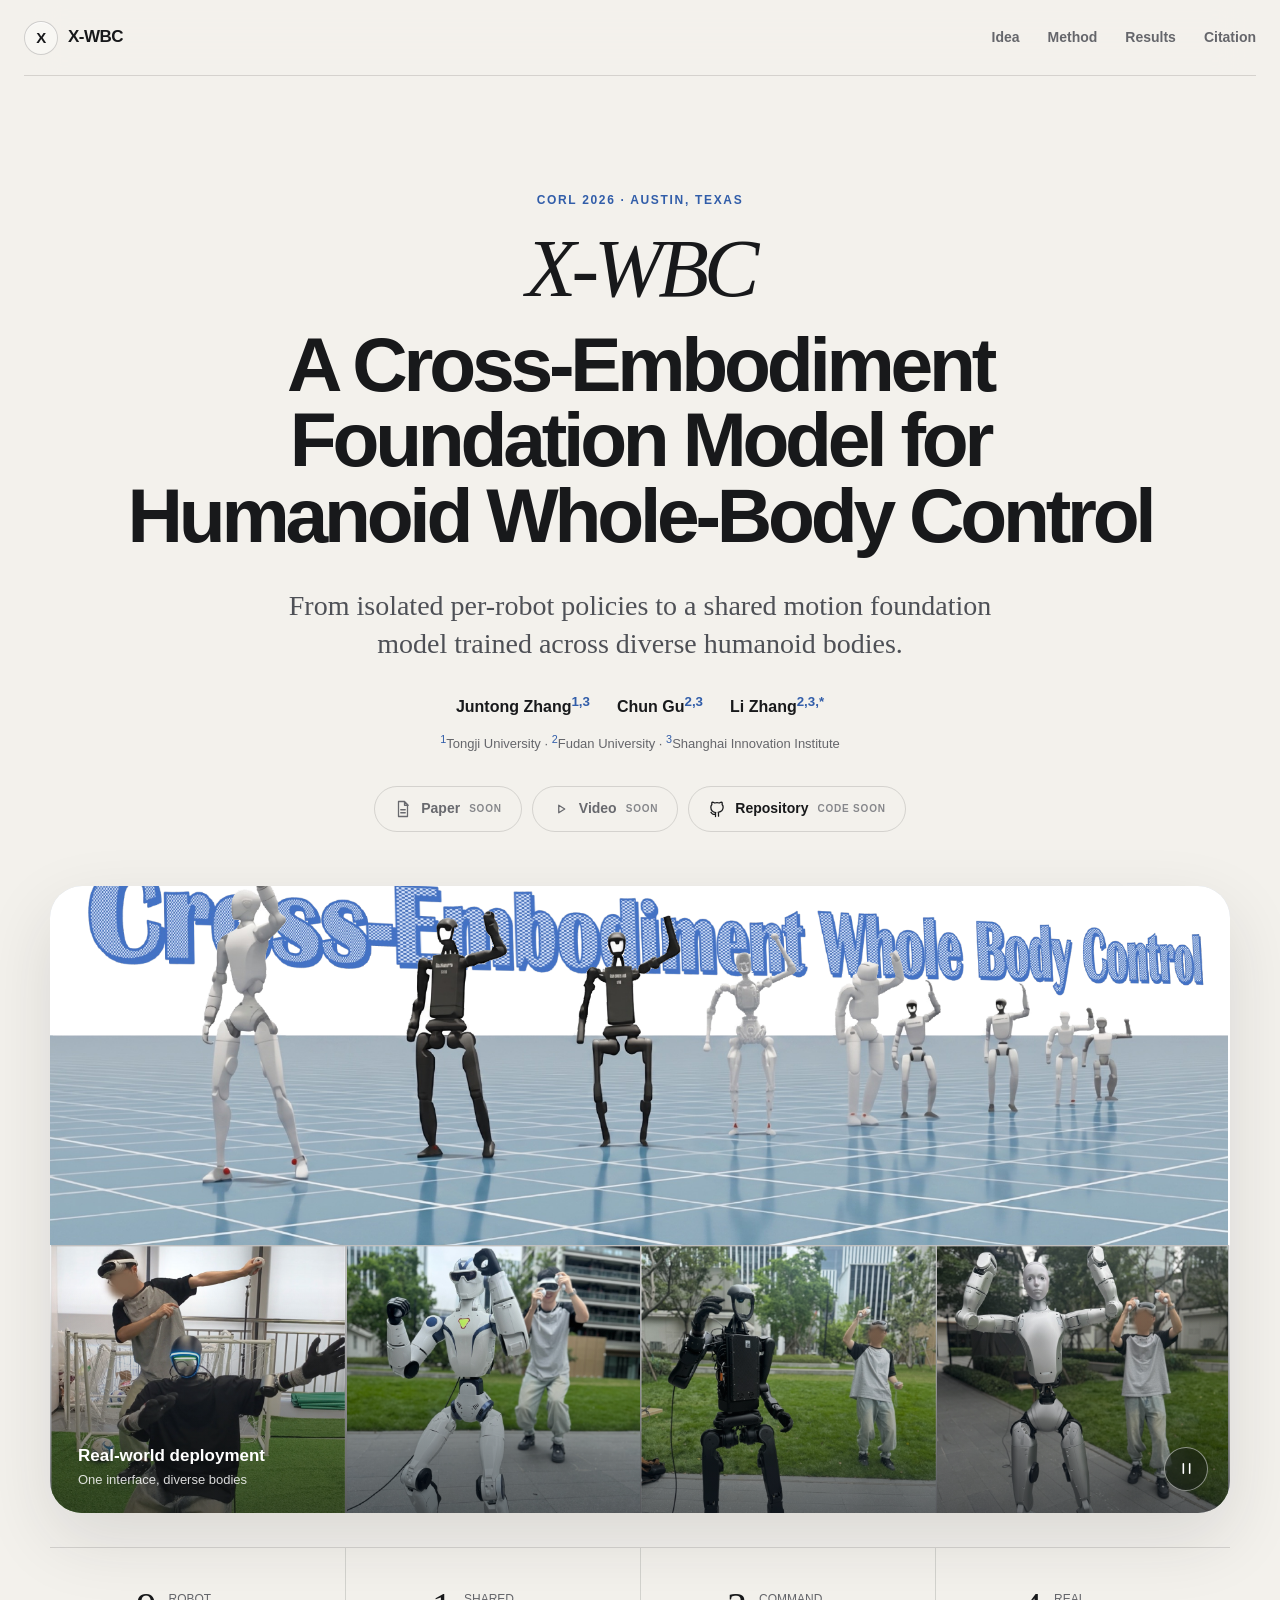
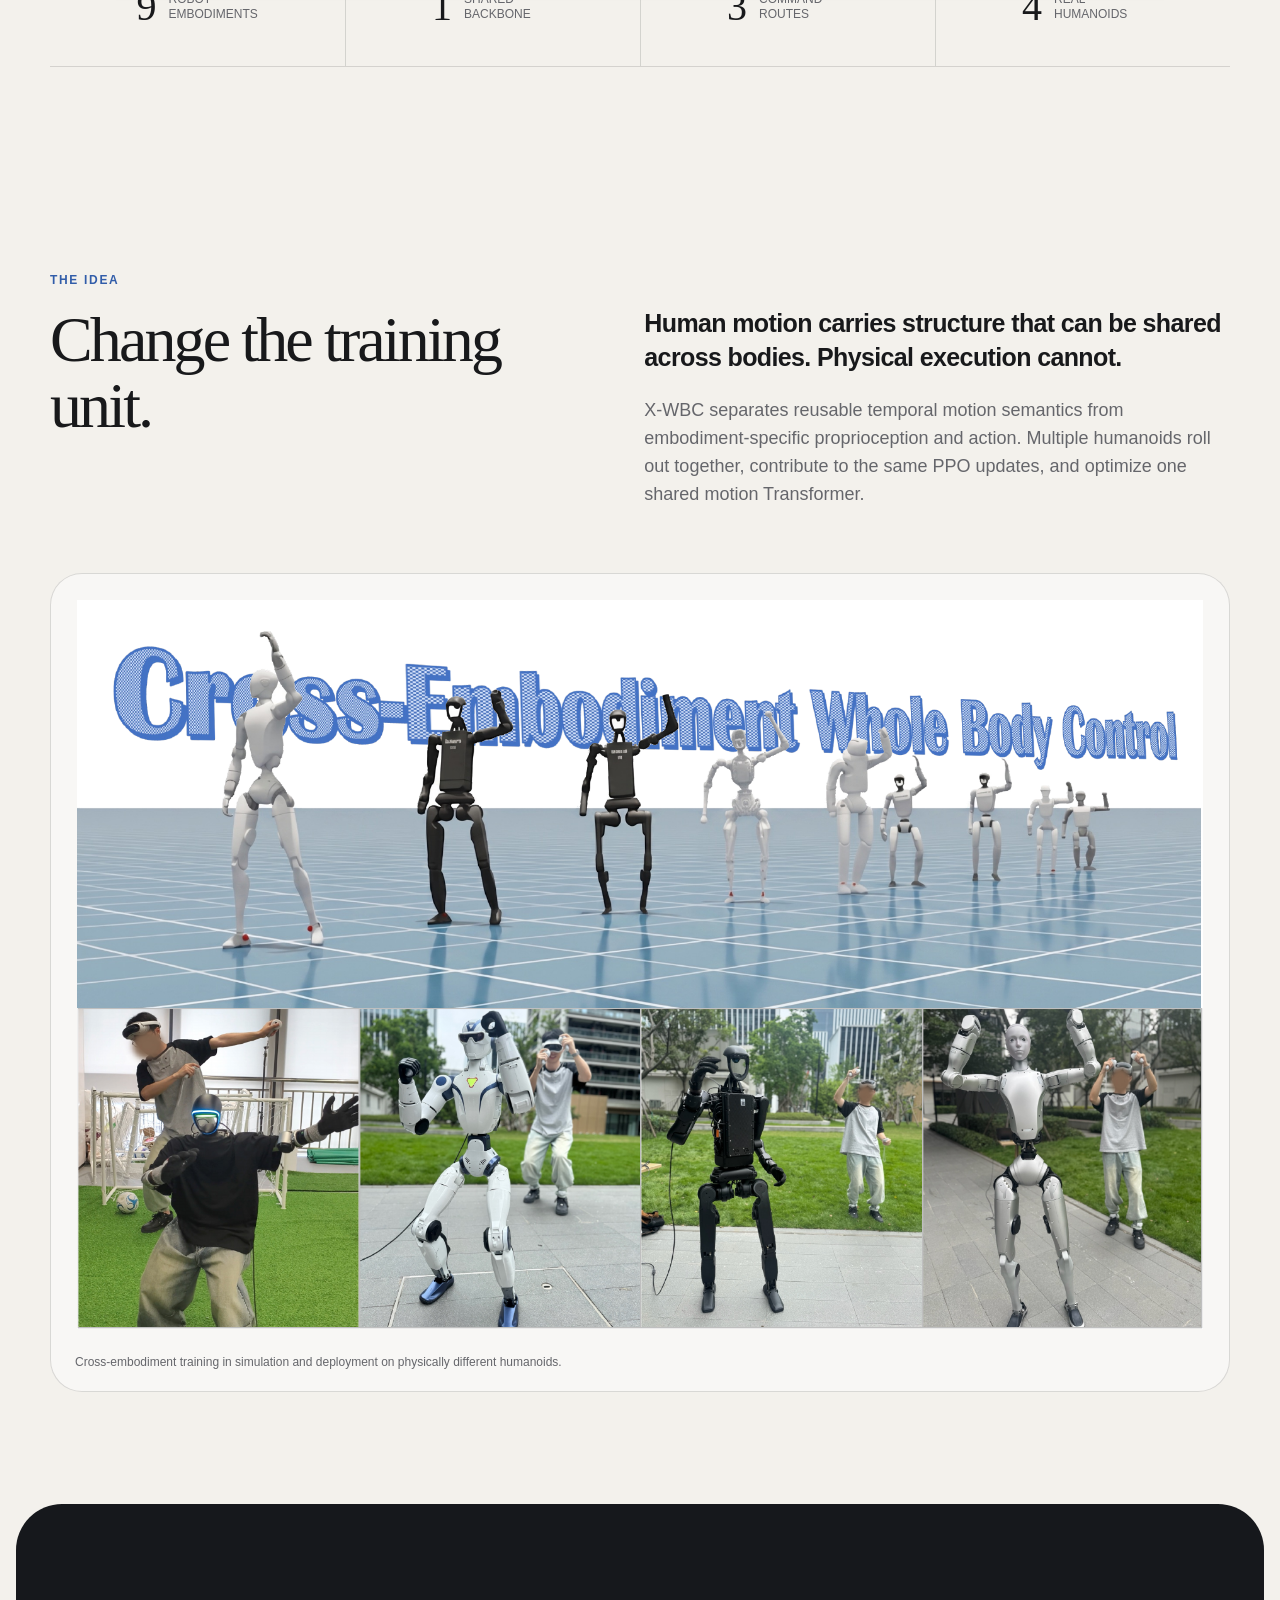
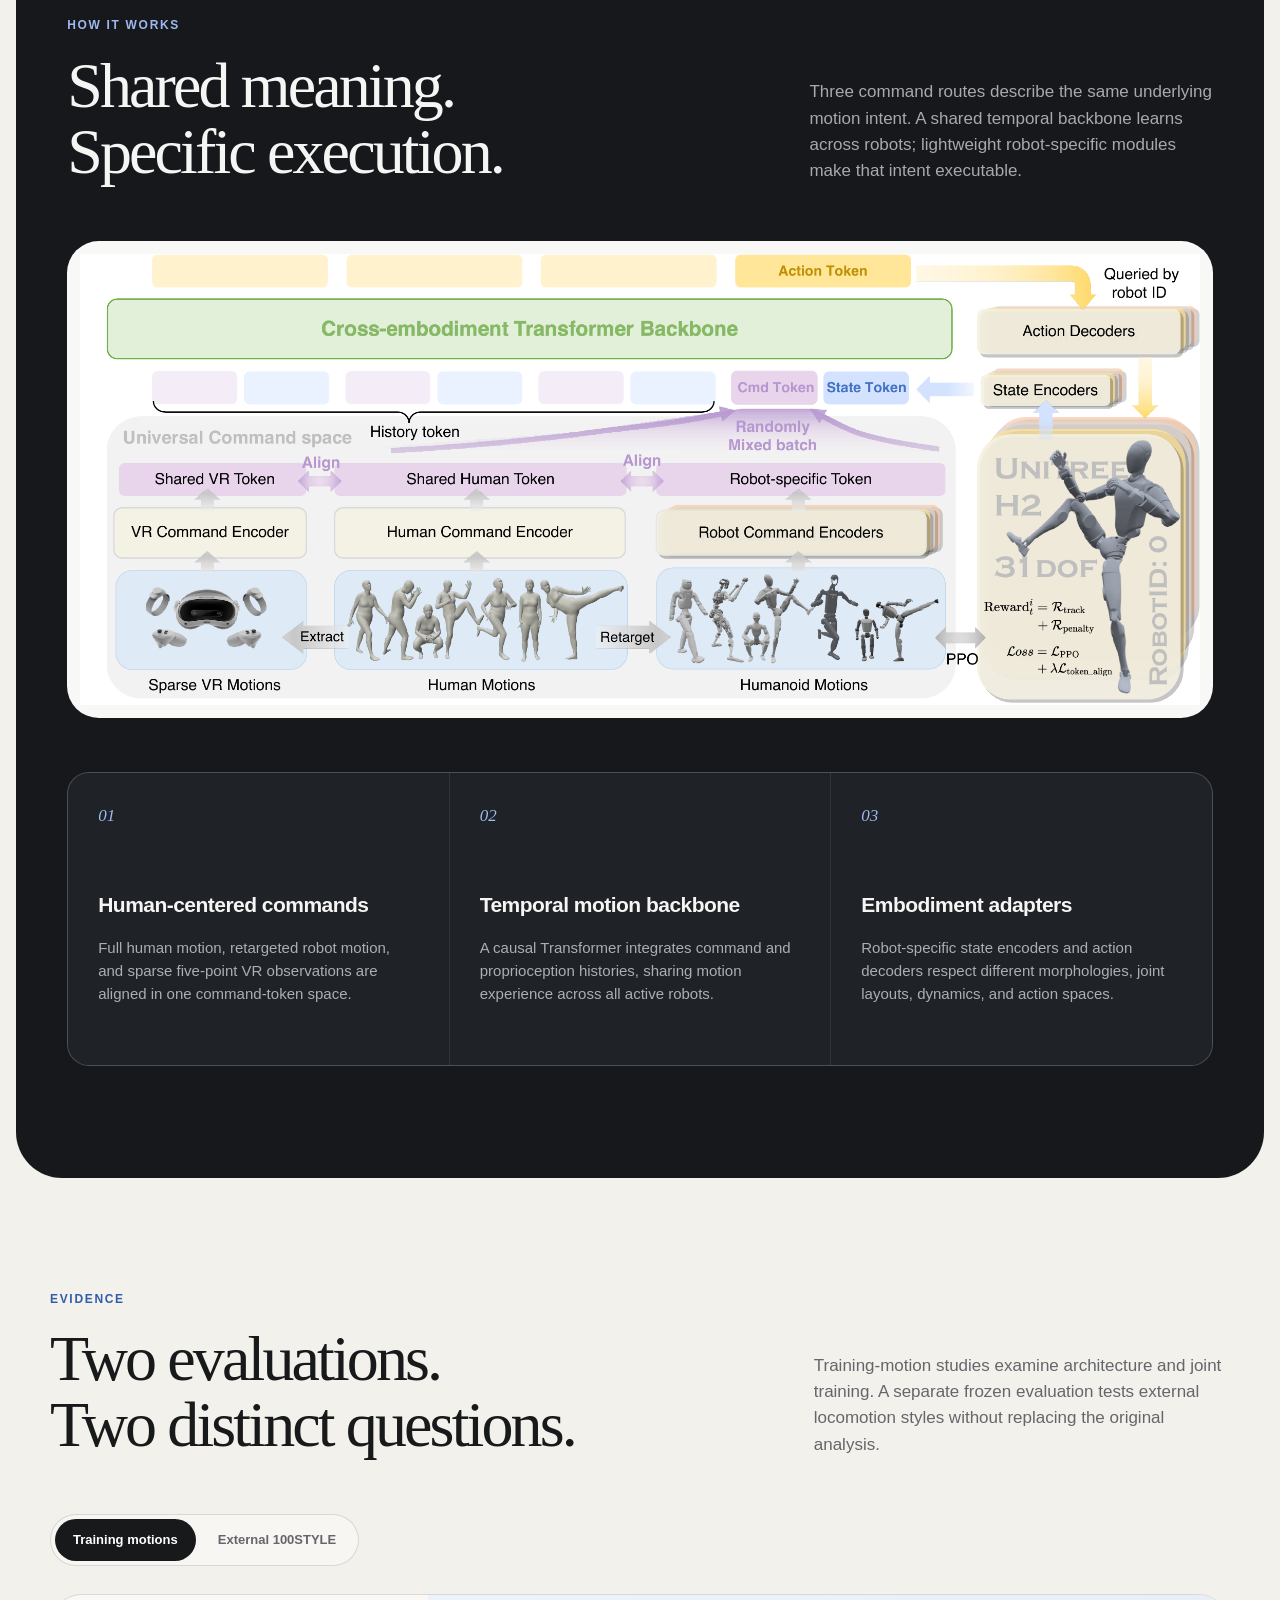
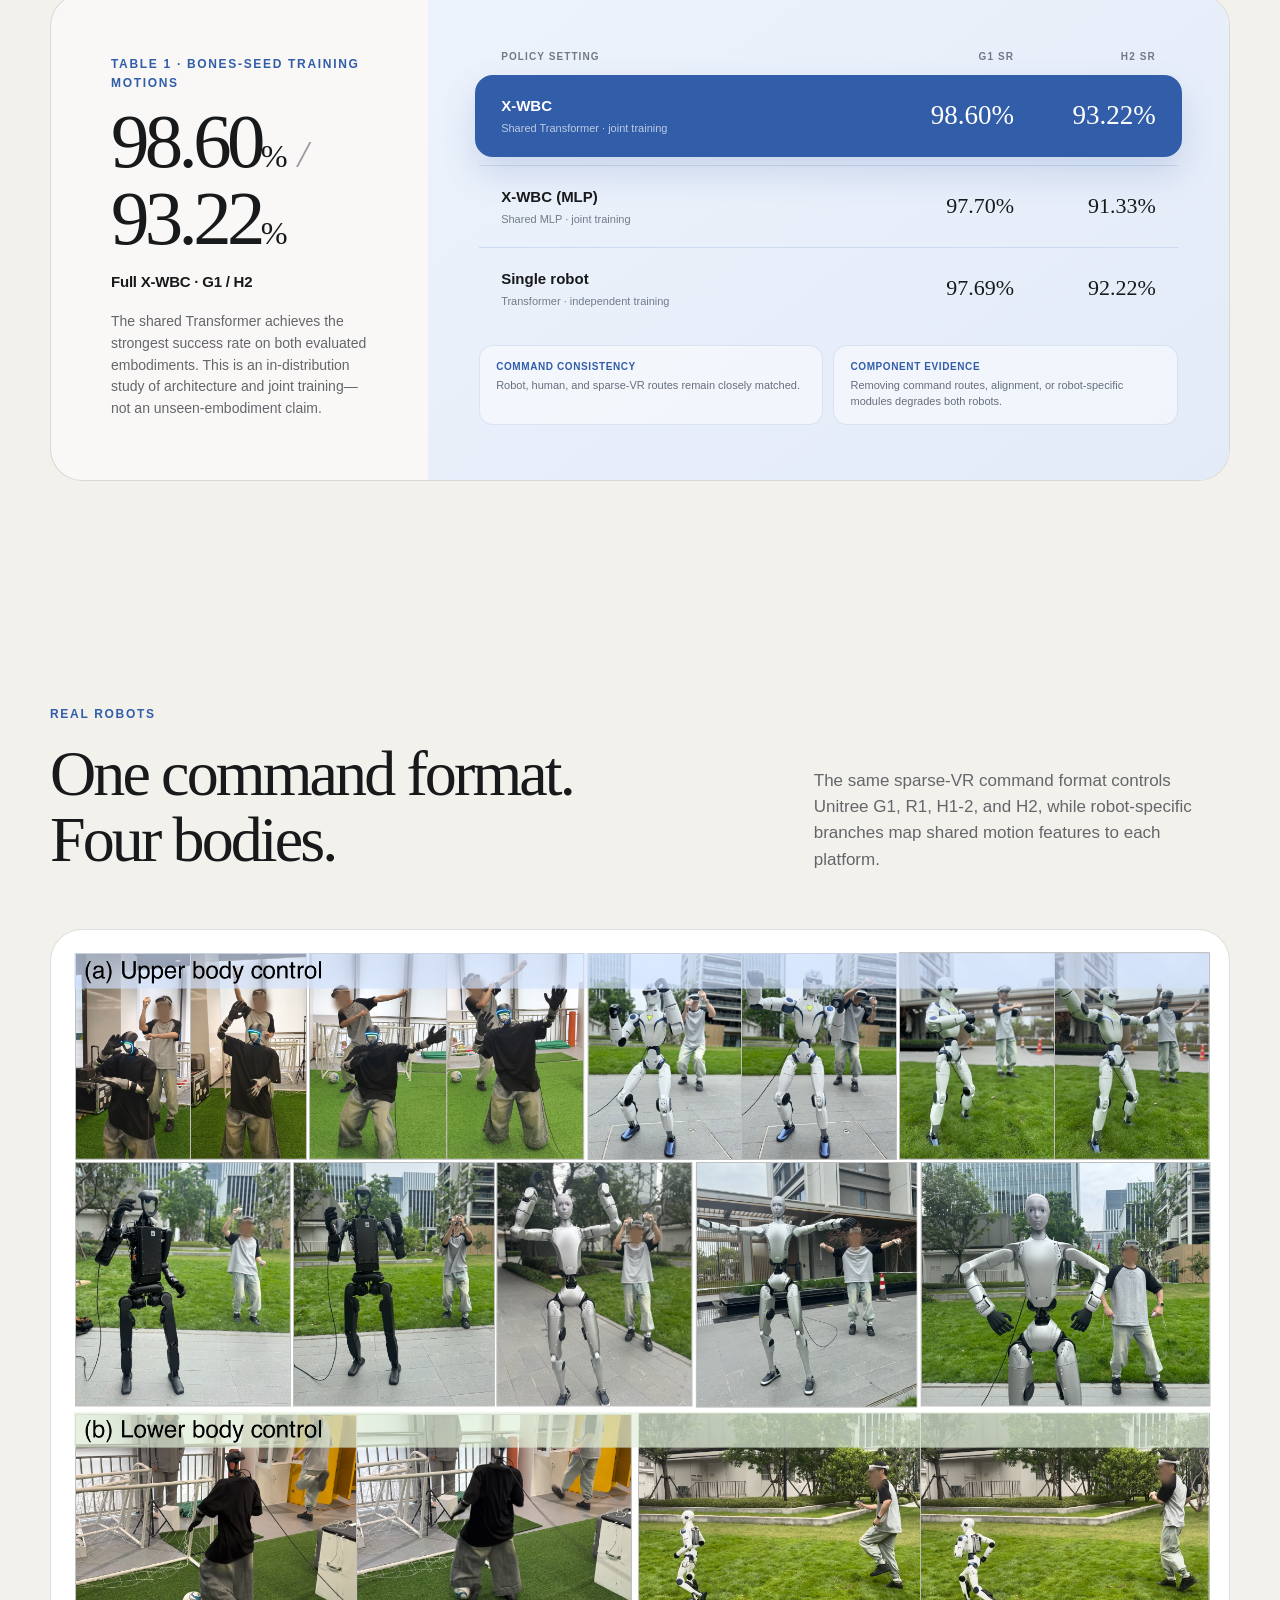
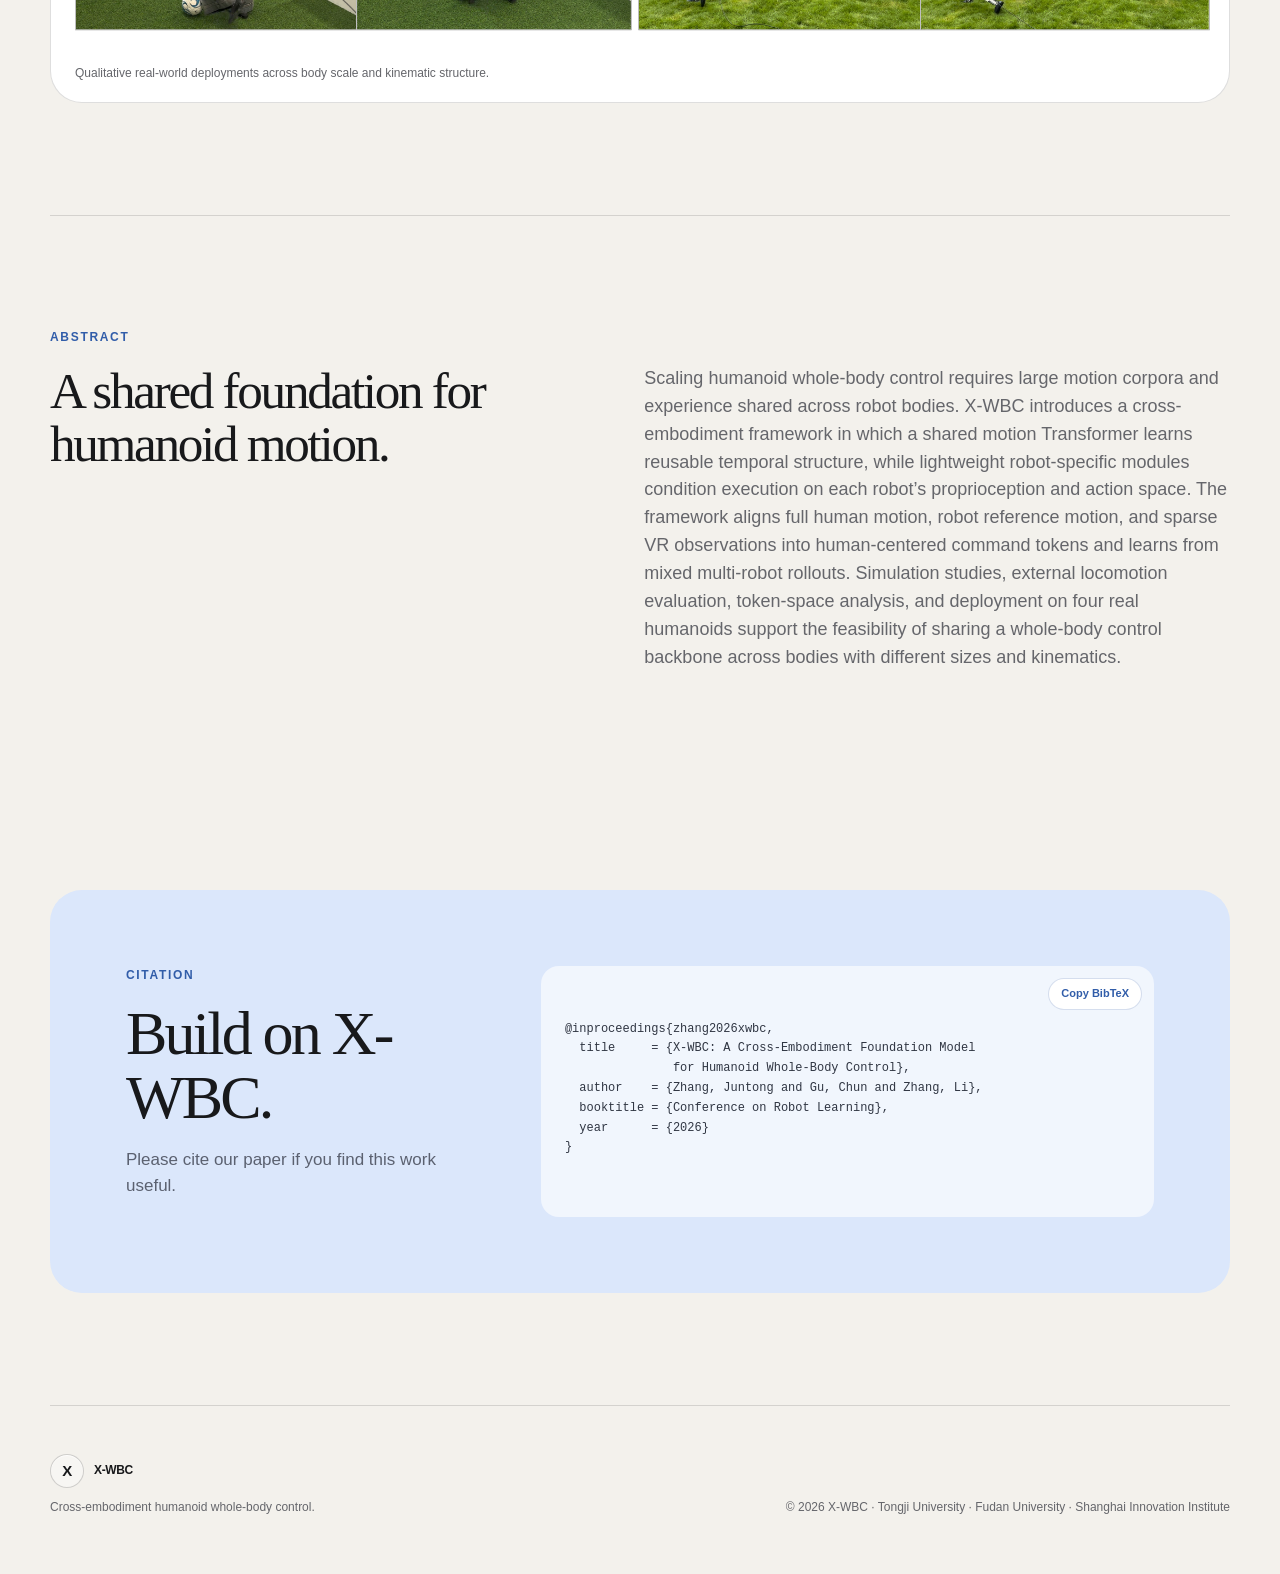
<file: index.html>
<!doctype html>
<html lang="en">
<head>
  <meta charset="utf-8">
  <meta name="viewport" content="width=device-width, initial-scale=1">
  <meta name="theme-color" content="#f3f1ec">
  <meta name="description" content="X-WBC is a cross-embodiment foundation model for humanoid whole-body control, jointly trained across nine robot embodiments.">
  <meta property="og:type" content="website">
  <meta property="og:title" content="X-WBC — Cross-Embodiment Humanoid Whole-Body Control">
  <meta property="og:description" content="One shared motion backbone, trained across diverse humanoid bodies.">
  <meta property="og:url" content="https://logosroboticsgroup.github.io/x-wbc/">
  <meta property="og:image" content="https://logosroboticsgroup.github.io/x-wbc/assets/images/teaser.png">
  <meta name="citation_title" content="X-WBC: A Cross-Embodiment Foundation Model for Humanoid Whole-Body Control">
  <meta name="citation_author" content="Juntong Zhang">
  <meta name="citation_author" content="Chun Gu">
  <meta name="citation_author" content="Li Zhang">
  <meta name="citation_publication_date" content="2026">
  <title>X-WBC — Cross-Embodiment Humanoid Whole-Body Control</title>
  <link rel="canonical" href="https://logosroboticsgroup.github.io/x-wbc/">
  <link rel="icon" href="favicon.svg" type="image/svg+xml">
  <link rel="stylesheet" href="assets/css/style.css?v=3">
  <script type="application/ld+json">
  {
    "@context": "https://schema.org",
    "@type": "ScholarlyArticle",
    "name": "X-WBC: A Cross-Embodiment Foundation Model for Humanoid Whole-Body Control",
    "author": [
      {"@type": "Person", "name": "Juntong Zhang"},
      {"@type": "Person", "name": "Chun Gu"},
      {"@type": "Person", "name": "Li Zhang"}
    ],
    "datePublished": "2026",
    "publisher": {"@type": "Organization", "name": "Conference on Robot Learning"}
  }
  </script>
</head>
<body>
  <header class="site-header" id="top">
    <a class="brand" href="#top" aria-label="X-WBC home">
      <span class="brand-mark" aria-hidden="true">X</span>
      <span>X-WBC</span>
    </a>
    <nav aria-label="Primary navigation">
      <a href="#idea">Idea</a>
      <a href="#method">Method</a>
      <a href="#results">Results</a>
      <a href="#citation">Citation</a>
    </nav>
  </header>

  <main>
    <section class="hero section-shell">
      <p class="eyebrow">CoRL 2026 · Austin, Texas</p>
      <h1><span>X-WBC</span>A Cross-Embodiment Foundation Model for Humanoid Whole-Body Control</h1>
      <p class="hero-deck">From isolated per-robot policies to a shared motion foundation model trained across diverse humanoid bodies.</p>

      <div class="authors" aria-label="Authors">
        <span>Juntong Zhang<sup>1,3</sup></span>
        <span>Chun Gu<sup>2,3</sup></span>
        <span>Li Zhang<sup>2,3,*</sup></span>
      </div>
      <p class="affiliations"><sup>1</sup>Tongji University · <sup>2</sup>Fudan University · <sup>3</sup>Shanghai Innovation Institute</p>

      <div class="hero-actions">
        <span class="action action-muted" aria-disabled="true">
          <svg viewBox="0 0 24 24" aria-hidden="true"><path d="M6 2h8l4 4v16H6zM14 2v5h5M9 13h6M9 17h6"/></svg>
          Paper <small>soon</small>
        </span>
        <span class="action action-muted" aria-disabled="true">
          <svg viewBox="0 0 24 24" aria-hidden="true"><path d="m9 7 8 5-8 5z"/></svg>
          Video <small>soon</small>
        </span>
        <a class="action action-secondary" href="https://github.com/LogosRoboticsGroup/x-wbc" target="_blank" rel="noreferrer">
          <svg viewBox="0 0 24 24" aria-hidden="true"><path d="M9 19c-4 1.2-4-2-5-2.5m10 5v-3.1c0-.9.1-1.5-.4-2 3.2-.4 6.6-1.6 6.6-7A5.4 5.4 0 0 0 18.8 6 5 5 0 0 0 18.7 3S17.6 2.7 15 4a11.5 11.5 0 0 0-6 0C6.4 2.7 5.3 3 5.3 3A5 5 0 0 0 5.2 6a5.4 5.4 0 0 0-1.4 3.7c0 5.4 3.4 6.6 6.6 7-.5.5-.5 1.2-.4 2V22"/></svg>
          Repository <small>code soon</small>
        </a>
      </div>

      <div class="hero-media">
        <video id="hero-video" autoplay muted loop playsinline preload="metadata" poster="assets/images/teaser.png" aria-label="X-WBC real-world humanoid deployment highlights">
          <source src="assets/videos/xwbc-hero.mp4" type="video/mp4">
        </video>
        <div class="media-shade" aria-hidden="true"></div>
        <p class="media-label"><span>Real-world deployment</span> One interface, diverse bodies</p>
        <button class="video-toggle" id="video-toggle" type="button" aria-label="Pause hero video" aria-pressed="false">
          <svg class="pause-icon" viewBox="0 0 24 24" aria-hidden="true"><path d="M8 6v12M16 6v12"/></svg>
          <svg class="play-icon" viewBox="0 0 24 24" aria-hidden="true"><path d="m9 6 9 6-9 6z"/></svg>
        </button>
      </div>

      <div class="stat-strip" aria-label="Project highlights">
        <div><strong>9</strong><span>robot embodiments</span></div>
        <div><strong>1</strong><span>shared backbone</span></div>
        <div><strong>3</strong><span>command routes</span></div>
        <div><strong>4</strong><span>real humanoids</span></div>
      </div>
    </section>

    <section class="idea section-shell reveal" id="idea">
      <p class="section-kicker">The idea</p>
      <div class="idea-grid">
        <h2>Change the training unit.</h2>
        <div>
          <p class="lead">Human motion carries structure that can be shared across bodies. Physical execution cannot.</p>
          <p>X-WBC separates reusable temporal motion semantics from embodiment-specific proprioception and action. Multiple humanoids roll out together, contribute to the same PPO updates, and optimize one shared motion Transformer.</p>
        </div>
      </div>
      <figure class="image-frame teaser-frame">
        <img src="assets/images/teaser.png" alt="Nine simulated humanoid embodiments and four real-world robots controlled through X-WBC" loading="lazy">
        <figcaption>Cross-embodiment training in simulation and deployment on physically different humanoids.</figcaption>
      </figure>
    </section>

    <section class="method section-shell reveal" id="method">
      <div class="section-heading">
        <div>
          <p class="section-kicker">How it works</p>
          <h2>Shared meaning.<br>Specific execution.</h2>
        </div>
        <p>Three command routes describe the same underlying motion intent. A shared temporal backbone learns across robots; lightweight robot-specific modules make that intent executable.</p>
      </div>

      <figure class="image-frame method-figure">
        <img src="assets/images/pipeline.png" alt="X-WBC architecture with command encoders, shared Transformer backbone, and robot-specific decoders" loading="lazy">
      </figure>

      <div class="feature-grid">
        <article>
          <span class="feature-index">01</span>
          <h3>Human-centered commands</h3>
          <p>Full human motion, retargeted robot motion, and sparse five-point VR observations are aligned in one command-token space.</p>
        </article>
        <article>
          <span class="feature-index">02</span>
          <h3>Temporal motion backbone</h3>
          <p>A causal Transformer integrates command and proprioception histories, sharing motion experience across all active robots.</p>
        </article>
        <article>
          <span class="feature-index">03</span>
          <h3>Embodiment adapters</h3>
          <p>Robot-specific state encoders and action decoders respect different morphologies, joint layouts, dynamics, and action spaces.</p>
        </article>
      </div>
    </section>

    <section class="results section-shell reveal" id="results">
      <div class="section-heading results-heading">
        <div>
          <p class="section-kicker">Evidence</p>
          <h2>Two evaluations.<br>Two distinct questions.</h2>
        </div>
        <p>Training-motion studies examine architecture and joint training. A separate frozen evaluation tests external locomotion styles without replacing the original analysis.</p>
      </div>

      <div class="evidence-tabs" role="tablist" aria-label="Evaluation track">
        <button type="button" role="tab" aria-selected="true" aria-controls="training-panel" id="training-tab" data-panel="training-panel">Training motions</button>
        <button type="button" role="tab" aria-selected="false" aria-controls="external-panel" id="external-tab" data-panel="external-panel">External 100STYLE</button>
      </div>

      <div class="evidence-panel training-panel is-active" id="training-panel" role="tabpanel" aria-labelledby="training-tab">
        <div class="metric-copy">
          <p class="metric-label">Table 1 · BONES-SEED training motions</p>
          <p class="metric-value">98.60<span>%</span> <i>/</i> 93.22<span>%</span></p>
          <h3>Full X-WBC · G1 / H2</h3>
          <p>The shared Transformer achieves the strongest success rate on both evaluated embodiments. This is an in-distribution study of architecture and joint training—not an unseen-embodiment claim.</p>
        </div>
        <div class="training-comparison" aria-label="BONES-SEED success rate comparison for G1 and H2">
          <div class="comparison-header" aria-hidden="true">
            <span>Policy setting</span><span>G1 SR</span><span>H2 SR</span>
          </div>
          <div class="training-row is-highlighted">
            <div><strong>X-WBC</strong><span>Shared Transformer · joint training</span></div>
            <strong>98.60%</strong>
            <strong>93.22%</strong>
          </div>
          <div class="training-row">
            <div><strong>X-WBC (MLP)</strong><span>Shared MLP · joint training</span></div>
            <strong>97.70%</strong>
            <strong>91.33%</strong>
          </div>
          <div class="training-row">
            <div><strong>Single robot</strong><span>Transformer · independent training</span></div>
            <strong>97.69%</strong>
            <strong>92.22%</strong>
          </div>
          <div class="training-insights">
            <p><span>Command consistency</span>Robot, human, and sparse-VR routes remain closely matched.</p>
            <p><span>Component evidence</span>Removing command routes, alignment, or robot-specific modules degrades both robots.</p>
          </div>
        </div>
      </div>

      <div class="evidence-panel" id="external-panel" role="tabpanel" aria-labelledby="external-tab" hidden>
        <div class="metric-copy">
          <p class="metric-label">100STYLE · 800 frozen clips · G1</p>
          <p class="metric-value">91.13<span>%</span></p>
          <p>X-WBC completes 729 clips through its sparse five-point VR interface. The comparison uses common scoring while each external system retains its native command interface and low-level controller.</p>
        </div>
        <div class="comparison-list" aria-label="100STYLE success rate comparison">
          <div><span>X-WBC · VR5</span><strong>91.13%</strong><i style="--width:91.13%"></i></div>
          <div><span>SONIC · SMPL</span><strong>93.00%</strong><i style="--width:93%"></i></div>
          <div><span>TWIST · SMPL–GMR</span><strong>75.62%</strong><i style="--width:75.62%"></i></div>
          <p>Success rate on the complete 100STYLE evaluation grid. Interfaces differ by system; see the paper for protocol and metric interpretation.</p>
        </div>
      </div>
    </section>

    <section class="deployment section-shell reveal" id="deployment">
      <div class="section-heading">
        <div>
          <p class="section-kicker">Real robots</p>
          <h2>One command format.<br>Four bodies.</h2>
        </div>
        <p>The same sparse-VR command format controls Unitree G1, R1, H1-2, and H2, while robot-specific branches map shared motion features to each platform.</p>
      </div>
      <figure class="image-frame deployment-figure">
        <img src="assets/images/deployment.png" alt="Real-world X-WBC deployment on Unitree G1, R1, H1-2, and H2" loading="lazy">
        <figcaption>Qualitative real-world deployments across body scale and kinematic structure.</figcaption>
      </figure>
    </section>

    <section class="abstract section-shell reveal" id="abstract">
      <p class="section-kicker">Abstract</p>
      <div class="abstract-grid">
        <h2>A shared foundation for humanoid motion.</h2>
        <p>Scaling humanoid whole-body control requires large motion corpora and experience shared across robot bodies. X-WBC introduces a cross-embodiment framework in which a shared motion Transformer learns reusable temporal structure, while lightweight robot-specific modules condition execution on each robot’s proprioception and action space. The framework aligns full human motion, robot reference motion, and sparse VR observations into human-centered command tokens and learns from mixed multi-robot rollouts. Simulation studies, external locomotion evaluation, token-space analysis, and deployment on four real humanoids support the feasibility of sharing a whole-body control backbone across bodies with different sizes and kinematics.</p>
      </div>
    </section>

    <section class="citation section-shell reveal" id="citation">
      <div class="citation-card">
        <div>
          <p class="section-kicker">Citation</p>
          <h2>Build on X-WBC.</h2>
          <p>Please cite our paper if you find this work useful.</p>
        </div>
        <div class="bibtex-wrap">
          <button id="copy-bibtex" type="button">Copy BibTeX</button>
          <pre id="bibtex"><code>@inproceedings{zhang2026xwbc,
  title     = {X-WBC: A Cross-Embodiment Foundation Model
               for Humanoid Whole-Body Control},
  author    = {Zhang, Juntong and Gu, Chun and Zhang, Li},
  booktitle = {Conference on Robot Learning},
  year      = {2026}
}</code></pre>
        </div>
      </div>
    </section>
  </main>

  <footer>
    <div>
      <a class="brand footer-brand" href="#top">
        <span class="brand-mark" aria-hidden="true">X</span>
        <span>X-WBC</span>
      </a>
      <p>Cross-embodiment humanoid whole-body control.</p>
    </div>
    <p>© 2026 X-WBC · Tongji University · Fudan University · Shanghai Innovation Institute</p>
  </footer>

  <script src="assets/js/main.js"></script>
</body>
</html>
</file>
<file: assets/css/style.css>
:root {
  --paper: #f3f1ec;
  --paper-deep: #e9e5dd;
  --ink: #18191b;
  --muted: #65666b;
  --line: rgba(24, 25, 27, 0.14);
  --blue: #4f78c8;
  --blue-dark: #315da9;
  --blue-soft: #dbe7fb;
  --white: #fff;
  --radius-lg: 32px;
  --radius-md: 22px;
  --shadow: 0 26px 70px rgba(30, 34, 45, 0.12);
}

* { box-sizing: border-box; }

html {
  scroll-behavior: smooth;
  scroll-padding-top: 96px;
}

body {
  margin: 0;
  background: var(--paper);
  color: var(--ink);
  font-family: -apple-system, BlinkMacSystemFont, "Segoe UI", Helvetica, Arial, sans-serif;
  font-size: 17px;
  line-height: 1.55;
  -webkit-font-smoothing: antialiased;
}

a { color: inherit; }

img, video {
  display: block;
  max-width: 100%;
}

button, a { -webkit-tap-highlight-color: transparent; }

.site-header {
  position: sticky;
  top: 0;
  z-index: 20;
  display: flex;
  align-items: center;
  justify-content: space-between;
  width: min(1240px, calc(100% - 48px));
  height: 76px;
  margin: 0 auto;
  border-bottom: 1px solid var(--line);
  background: color-mix(in srgb, var(--paper) 83%, transparent);
  backdrop-filter: blur(18px) saturate(140%);
}

.brand {
  display: inline-flex;
  align-items: center;
  gap: 10px;
  color: var(--ink);
  font-weight: 700;
  letter-spacing: -0.03em;
  text-decoration: none;
}

.brand-mark {
  display: grid;
  width: 34px;
  height: 34px;
  place-items: center;
  border: 1px solid rgba(24, 25, 27, 0.18);
  border-radius: 50%;
  background: rgba(255, 255, 255, 0.38);
  color: var(--ink);
  font-size: 15px;
  font-weight: 750;
  letter-spacing: -0.04em;
  line-height: 1;
  box-shadow: inset 0 1px 0 rgba(255, 255, 255, 0.72);
}

nav { display: flex; gap: 28px; }

nav a {
  color: var(--muted);
  font-size: 14px;
  font-weight: 560;
  text-decoration: none;
}

nav a:hover { color: var(--ink); }

.section-shell {
  width: min(1180px, calc(100% - 48px));
  margin-inline: auto;
}

.hero {
  padding: clamp(72px, 9vw, 132px) 0 92px;
  text-align: center;
}

.eyebrow,
.section-kicker,
.metric-label {
  margin: 0 0 18px;
  color: var(--blue-dark);
  font-size: 12px;
  font-weight: 750;
  letter-spacing: 0.14em;
  text-transform: uppercase;
}

.hero h1 {
  max-width: 1040px;
  margin: 0 auto;
  font-size: clamp(43px, 6vw, 82px);
  font-weight: 560;
  letter-spacing: -0.055em;
  line-height: 0.98;
}

.hero h1 span {
  display: block;
  margin-bottom: 18px;
  font-family: Georgia, "Times New Roman", serif;
  font-size: 1.08em;
  font-style: italic;
  font-weight: 500;
  letter-spacing: -0.06em;
}

.hero-deck {
  max-width: 720px;
  margin: 34px auto 28px;
  color: #4e5056;
  font-family: Georgia, "Times New Roman", serif;
  font-size: clamp(20px, 2.3vw, 28px);
  line-height: 1.35;
}

.authors {
  display: flex;
  flex-wrap: wrap;
  justify-content: center;
  gap: 8px 27px;
  margin-top: 30px;
  font-size: 16px;
  font-weight: 650;
}

.authors sup, .affiliations sup { color: var(--blue-dark); }

.affiliations {
  margin: 10px auto 0;
  color: var(--muted);
  font-size: 13px;
}

.hero-actions {
  display: flex;
  flex-wrap: wrap;
  justify-content: center;
  gap: 10px;
  margin: 32px 0 54px;
}

.action {
  display: inline-flex;
  min-height: 46px;
  align-items: center;
  gap: 9px;
  padding: 0 19px;
  border: 1px solid var(--line);
  border-radius: 999px;
  font-size: 14px;
  font-weight: 670;
  text-decoration: none;
}

.action svg {
  width: 18px;
  fill: none;
  stroke: currentColor;
  stroke-linecap: round;
  stroke-linejoin: round;
  stroke-width: 1.7;
}

.action-primary { background: var(--ink); color: var(--white); }
.action-primary:hover { background: var(--blue-dark); }
.action-secondary:hover { border-color: rgba(24, 25, 27, 0.34); background: rgba(255, 255, 255, 0.46); }

.action-muted { color: #68696e; cursor: default; }
.action small { color: #86878b; font-size: 10px; letter-spacing: 0.08em; text-transform: uppercase; }

.hero-media {
  position: relative;
  aspect-ratio: 16 / 8.5;
  overflow: hidden;
  border-radius: var(--radius-lg);
  background: #cbd4e1;
  box-shadow: var(--shadow);
  text-align: left;
}

.hero-media video {
  width: 100%;
  height: 100%;
  object-fit: cover;
}

.media-shade {
  position: absolute;
  inset: auto 0 0;
  height: 36%;
  background: linear-gradient(transparent, rgba(7, 11, 17, 0.58));
}

.media-label {
  position: absolute;
  left: 28px;
  bottom: 23px;
  margin: 0;
  color: rgba(255, 255, 255, 0.84);
  font-size: 13px;
}

.media-label span {
  display: block;
  color: #fff;
  font-size: 17px;
  font-weight: 680;
}

.video-toggle {
  position: absolute;
  right: 22px;
  bottom: 22px;
  display: grid;
  width: 44px;
  height: 44px;
  padding: 0;
  place-items: center;
  border: 1px solid rgba(255, 255, 255, 0.48);
  border-radius: 50%;
  background: rgba(9, 12, 17, 0.38);
  color: #fff;
  backdrop-filter: blur(14px);
  cursor: pointer;
}

.video-toggle svg {
  width: 19px;
  fill: none;
  stroke: currentColor;
  stroke-linecap: round;
  stroke-width: 2;
}

.video-toggle .play-icon { display: none; fill: currentColor; stroke: none; }
.video-toggle.is-paused .pause-icon { display: none; }
.video-toggle.is-paused .play-icon { display: block; }

.stat-strip {
  display: grid;
  grid-template-columns: repeat(4, 1fr);
  margin-top: 34px;
  border-block: 1px solid var(--line);
}

.stat-strip div {
  display: flex;
  min-height: 118px;
  align-items: center;
  justify-content: center;
  gap: 12px;
  padding: 20px;
}

.stat-strip div + div { border-left: 1px solid var(--line); }
.stat-strip strong { font-family: Georgia, serif; font-size: 40px; font-weight: 400; }
.stat-strip span { max-width: 90px; color: var(--muted); font-size: 12px; line-height: 1.25; text-align: left; text-transform: uppercase; }

.idea, .method, .results, .deployment, .abstract { padding: 112px 0; }

.idea-grid, .abstract-grid {
  display: grid;
  grid-template-columns: minmax(0, 0.9fr) minmax(0, 1.1fr);
  gap: clamp(48px, 9vw, 120px);
  margin-bottom: 64px;
}

h2 {
  margin: 0;
  font-family: Georgia, "Times New Roman", serif;
  font-size: clamp(38px, 5vw, 66px);
  font-weight: 400;
  letter-spacing: -0.045em;
  line-height: 1.03;
}

.idea-grid p, .abstract-grid p {
  margin: 0;
  color: var(--muted);
  font-size: 18px;
}

.idea-grid .lead {
  margin-bottom: 22px;
  color: var(--ink);
  font-size: 25px;
  font-weight: 560;
  letter-spacing: -0.025em;
  line-height: 1.35;
}

.image-frame {
  margin: 0;
  overflow: hidden;
  border: 1px solid var(--line);
  border-radius: var(--radius-lg);
  background: rgba(255, 255, 255, 0.46);
}

.image-frame img { width: 100%; height: auto; }
.teaser-frame img { padding: 26px 26px 10px; }

figcaption {
  padding: 14px 24px 20px;
  color: var(--muted);
  font-size: 12px;
}

.method {
  width: min(1280px, calc(100% - 32px));
  padding-inline: clamp(22px, 4vw, 52px);
  border-radius: 46px;
  background: #16181c;
  color: #f5f5f3;
}

.section-heading {
  display: grid;
  grid-template-columns: minmax(0, 1.25fr) minmax(280px, 0.75fr);
  align-items: end;
  gap: 70px;
  margin-bottom: 56px;
}

.section-heading > p {
  margin: 0;
  color: #a8a9ae;
}

.method .section-kicker { color: #9db9ef; }
.method-figure { border-color: rgba(255, 255, 255, 0.14); background: #f8f8f7; }
.method-figure img { padding: 12px; }

.feature-grid {
  display: grid;
  grid-template-columns: repeat(3, 1fr);
  gap: 1px;
  margin-top: 54px;
  overflow: hidden;
  border: 1px solid rgba(255, 255, 255, 0.13);
  border-radius: var(--radius-md);
  background: rgba(255, 255, 255, 0.13);
}

.feature-grid article { min-height: 292px; padding: 30px; background: #1f2227; }
.feature-index { color: #9db9ef; font-family: Georgia, serif; font-style: italic; }
.feature-grid h3 { margin: 60px 0 14px; font-size: 21px; letter-spacing: -0.025em; }
.feature-grid p { margin: 0; color: #acaeb4; font-size: 15px; }

.results-heading > p, .deployment .section-heading > p { color: var(--muted); }

.evidence-tabs {
  display: inline-flex;
  gap: 4px;
  padding: 4px;
  border: 1px solid var(--line);
  border-radius: 999px;
  background: rgba(255, 255, 255, 0.4);
}

.evidence-tabs button {
  min-height: 42px;
  padding: 0 18px;
  border: 0;
  border-radius: 999px;
  background: transparent;
  color: var(--muted);
  font: inherit;
  font-size: 13px;
  font-weight: 650;
  cursor: pointer;
}

.evidence-tabs button[aria-selected="true"] { background: var(--ink); color: #fff; }

.evidence-panel {
  display: grid;
  grid-template-columns: minmax(290px, 0.66fr) minmax(0, 1.34fr);
  min-height: 480px;
  margin-top: 28px;
  overflow: hidden;
  border: 1px solid var(--line);
  border-radius: var(--radius-lg);
  background: rgba(255, 255, 255, 0.5);
}

.evidence-panel[hidden] { display: none; }

.metric-copy { display: flex; flex-direction: column; justify-content: center; padding: clamp(28px, 5vw, 60px); }
.metric-copy .metric-label { margin-bottom: 12px; }
.metric-value { margin: 0 0 22px; font-family: Georgia, serif; font-size: clamp(48px, 6vw, 78px); letter-spacing: -0.06em; line-height: 1; }
.metric-value span { font-size: 0.42em; }
.metric-value i { color: #9a9ba0; font-size: 0.5em; font-weight: 400; }
.metric-copy h3 { margin: -10px 0 18px; font-size: 15px; letter-spacing: -0.015em; }
.metric-copy > p:last-child { margin: 0; color: var(--muted); font-size: 14px; }

.training-panel { grid-template-columns: minmax(290px, 0.64fr) minmax(0, 1.36fr); }

.training-comparison {
  display: flex;
  flex-direction: column;
  justify-content: center;
  padding: clamp(30px, 4vw, 54px);
  background: linear-gradient(145deg, #edf3fc, #e3ebf8);
}

.comparison-header,
.training-row {
  display: grid;
  grid-template-columns: minmax(190px, 1.5fr) minmax(82px, 0.5fr) minmax(82px, 0.5fr);
  align-items: center;
  gap: 18px;
}

.comparison-header {
  padding: 0 22px 10px;
  color: #717989;
  font-size: 10px;
  font-weight: 750;
  letter-spacing: 0.11em;
  text-transform: uppercase;
}

.comparison-header span:not(:first-child) { text-align: right; }

.training-row {
  min-height: 82px;
  padding: 15px 22px;
  border-top: 1px solid rgba(49, 93, 169, 0.15);
}

.training-row.is-highlighted {
  margin: 0 -4px 8px;
  padding-inline: 26px;
  border: 0;
  border-radius: 18px;
  background: var(--blue-dark);
  color: #fff;
  box-shadow: 0 16px 34px rgba(49, 93, 169, 0.18);
}

.training-row > div { display: flex; flex-direction: column; }
.training-row > div > strong { font-size: 15px; }
.training-row > div > span { margin-top: 3px; color: #737b89; font-size: 11px; }
.training-row.is-highlighted > div > span { color: rgba(255, 255, 255, 0.68); }
.training-row > strong { font-family: Georgia, serif; font-size: 22px; font-weight: 400; text-align: right; }
.training-row.is-highlighted > strong { font-size: 27px; }

.training-insights {
  display: grid;
  grid-template-columns: 1fr 1fr;
  gap: 10px;
  margin-top: 16px;
}

.training-insights p {
  margin: 0;
  padding: 14px 16px;
  border: 1px solid rgba(49, 93, 169, 0.13);
  border-radius: 14px;
  background: rgba(255, 255, 255, 0.48);
  color: #666e7d;
  font-size: 11px;
  line-height: 1.45;
}

.training-insights span { display: block; margin-bottom: 4px; color: var(--blue-dark); font-size: 10px; font-weight: 760; letter-spacing: 0.06em; text-transform: uppercase; }

.comparison-list { display: flex; flex-direction: column; justify-content: center; gap: 29px; padding: clamp(32px, 6vw, 78px); background: #dce6f7; }
.comparison-list div { position: relative; display: grid; grid-template-columns: 1fr auto; gap: 14px; padding-bottom: 11px; }
.comparison-list div::after { position: absolute; right: 0; bottom: 0; left: 0; height: 4px; border-radius: 4px; background: rgba(49, 93, 169, 0.13); content: ""; }
.comparison-list i { position: absolute; bottom: 0; left: 0; z-index: 1; width: var(--width); height: 4px; border-radius: 4px; background: var(--blue-dark); }
.comparison-list span { font-size: 14px; font-weight: 630; }
.comparison-list strong { font-family: Georgia, serif; font-size: 22px; font-weight: 400; }
.comparison-list > p { margin: 8px 0 0; color: var(--muted); font-size: 12px; }

.deployment-figure { background: #fff; }
.deployment-figure img { padding: 18px; }

.abstract { border-top: 1px solid var(--line); }
.abstract-grid h2 { font-size: clamp(34px, 4vw, 54px); }

.citation { padding: 42px 0 112px; }
.citation-card {
  display: grid;
  grid-template-columns: 0.72fr 1.28fr;
  gap: 70px;
  padding: clamp(34px, 6vw, 76px);
  border-radius: var(--radius-lg);
  background: var(--blue-soft);
}

.citation-card h2 { font-size: clamp(38px, 5vw, 62px); }
.citation-card > div > p:last-child { color: #5b6170; }
.bibtex-wrap { position: relative; align-self: stretch; }
.bibtex-wrap pre { height: 100%; margin: 0; overflow-x: auto; padding: 54px 24px 24px; border-radius: 18px; background: rgba(255, 255, 255, 0.62); color: #303643; font: 12px/1.65 ui-monospace, SFMono-Regular, Menlo, Monaco, Consolas, monospace; white-space: pre-wrap; }
.bibtex-wrap button { position: absolute; top: 12px; right: 12px; min-height: 32px; padding: 0 12px; border: 1px solid rgba(49, 93, 169, 0.2); border-radius: 999px; background: #fff; color: var(--blue-dark); font: inherit; font-size: 11px; font-weight: 700; cursor: pointer; }

footer {
  display: flex;
  width: min(1180px, calc(100% - 48px));
  align-items: flex-end;
  justify-content: space-between;
  gap: 40px;
  margin: 0 auto;
  padding: 48px 0 58px;
  border-top: 1px solid var(--line);
  color: var(--muted);
  font-size: 12px;
}

.footer-brand { margin-bottom: 10px; }
footer p { margin: 0; }

.reveal { opacity: 0; transform: translateY(20px); transition: opacity 0.75s ease, transform 0.75s ease; }
.reveal.is-visible { opacity: 1; transform: translateY(0); }

@media (max-width: 820px) {
  .site-header { width: min(100% - 32px, 1180px); }
  nav { gap: 18px; }
  nav a:nth-child(2), nav a:nth-child(3) { display: none; }
  .section-shell { width: min(100% - 32px, 1180px); }
  .hero { padding-top: 62px; }
  .hero-media { aspect-ratio: 4 / 3; border-radius: 24px; }
  .hero-media video { object-position: center; }
  .stat-strip { grid-template-columns: repeat(2, 1fr); }
  .stat-strip div:nth-child(3) { border-left: 0; border-top: 1px solid var(--line); }
  .stat-strip div:nth-child(4) { border-top: 1px solid var(--line); }
  .idea-grid, .abstract-grid, .section-heading, .citation-card, .evidence-panel { grid-template-columns: 1fr; }
  .idea-grid, .abstract-grid, .section-heading { gap: 34px; }
  .method { width: calc(100% - 20px); padding-inline: 18px; border-radius: 32px; }
  .feature-grid { grid-template-columns: 1fr; }
  .feature-grid article { min-height: 220px; }
  .feature-grid h3 { margin-top: 42px; }
  .training-panel { grid-template-columns: 1fr; }
  .training-comparison { min-height: 430px; }
  .citation-card { gap: 36px; }
  footer { width: calc(100% - 32px); align-items: flex-start; flex-direction: column; }
}

@media (max-width: 520px) {
  body { font-size: 16px; }
  .site-header { height: 64px; }
  .hero { padding-top: 48px; }
  .hero h1 { font-size: 42px; }
  .hero-deck { font-size: 19px; }
  .hero-actions { margin-bottom: 34px; }
  .hero-media { aspect-ratio: 3 / 4; }
  .media-label { left: 18px; bottom: 18px; max-width: 70%; }
  .video-toggle { right: 16px; bottom: 16px; }
  .stat-strip strong { font-size: 34px; }
  .idea, .method, .results, .deployment, .abstract { padding-top: 82px; padding-bottom: 82px; }
  .teaser-frame img, .deployment-figure img { padding: 8px 8px 0; }
  .evidence-tabs { display: grid; grid-template-columns: 1fr 1fr; width: 100%; }
  .evidence-tabs button { padding-inline: 8px; }
  .metric-copy { padding: 34px 26px; }
  .training-comparison { min-height: 0; padding: 26px 16px; }
  .comparison-header { grid-template-columns: 1fr 1fr; gap: 8px; padding-inline: 12px; }
  .comparison-header span:first-child { display: none; }
  .comparison-header span:nth-child(2) { text-align: left; }
  .training-row { grid-template-columns: 1fr 1fr; gap: 8px; min-height: 102px; padding-inline: 12px; }
  .training-row > div { grid-column: 1 / -1; }
  .training-row > strong:nth-child(2) { text-align: left; }
  .training-row.is-highlighted { padding-inline: 16px; }
  .training-row > div > span { font-size: 9px; }
  .training-row > strong { font-size: 17px; }
  .training-row.is-highlighted > strong { font-size: 20px; }
  .training-insights { grid-template-columns: 1fr; }
  .comparison-list { padding: 34px 26px; }
  .citation { padding-bottom: 80px; }
  .citation-card { padding: 28px 20px; }
}

@media (prefers-reduced-motion: reduce) {
  html { scroll-behavior: auto; }
  .reveal { opacity: 1; transform: none; transition: none; }
}
</file>
